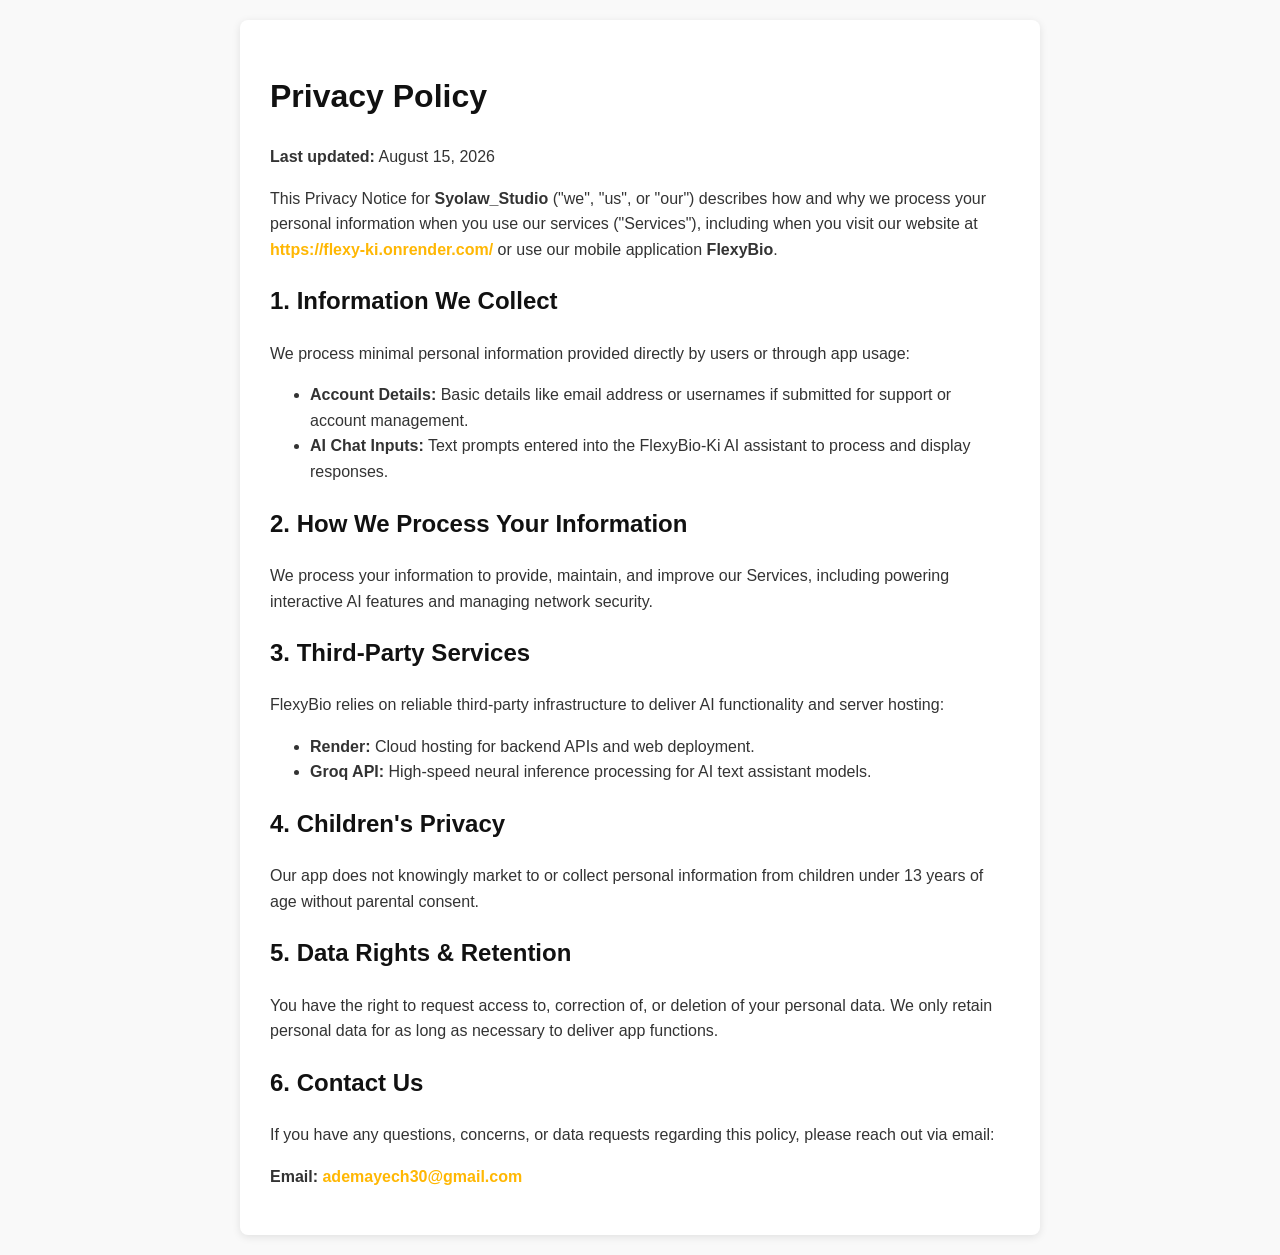
<file: privacy.html>
<!DOCTYPE html>
<html lang="en">
<head>
  <meta charset="UTF-8">
  <meta name="viewport" content="width=device-width, initial-scale=1.0">
  <title>Privacy Policy - FlexyBio</title>
  <style>
    body {
      font-family: Arial, sans-serif;
      line-height: 1.6;
      color: #333;
      max-width: 800px;
      margin: 0 auto;
      padding: 20px;
      background-color: #f9f9f9;
    }
    .container {
      background: #ffffff;
      padding: 30px;
      border-radius: 8px;
      box-shadow: 0 2px 8px rgba(0,0,0,0.1);
    }
    h1, h2, h3 { color: #111; }
    a { color: #ffb703; font-weight: bold; text-decoration: none; }
    a:hover { text-decoration: underline; }
    ul { margin-bottom: 20px; }
  </style>
</head>
<body>
  <div class="container">
    <h1>Privacy Policy</h1>
    <p><strong>Last updated:</strong> August 15, 2026</p>

    <p>This Privacy Notice for <strong>Syolaw_Studio</strong> ("we", "us", or "our") describes how and why we process your personal information when you use our services ("Services"), including when you visit our website at <a href="https://flexy-ki.onrender.com/" target="_blank">https://flexy-ki.onrender.com/</a> or use our mobile application <strong>FlexyBio</strong>.</p>

    <h2>1. Information We Collect</h2>
    <p>We process minimal personal information provided directly by users or through app usage:</p>
    <ul>
      <li><strong>Account Details:</strong> Basic details like email address or usernames if submitted for support or account management.</li>
      <li><strong>AI Chat Inputs:</strong> Text prompts entered into the FlexyBio-Ki AI assistant to process and display responses.</li>
    </ul>

    <h2>2. How We Process Your Information</h2>
    <p>We process your information to provide, maintain, and improve our Services, including powering interactive AI features and managing network security.</p>

    <h2>3. Third-Party Services</h2>
    <p>FlexyBio relies on reliable third-party infrastructure to deliver AI functionality and server hosting:</p>
    <ul>
      <li><strong>Render:</strong> Cloud hosting for backend APIs and web deployment.</li>
      <li><strong>Groq API:</strong> High-speed neural inference processing for AI text assistant models.</li>
    </ul>

    <h2>4. Children's Privacy</h2>
    <p>Our app does not knowingly market to or collect personal information from children under 13 years of age without parental consent.</p>

    <h2>5. Data Rights & Retention</h2>
    <p>You have the right to request access to, correction of, or deletion of your personal data. We only retain personal data for as long as necessary to deliver app functions.</p>

    <h2>6. Contact Us</h2>
    <p>If you have any questions, concerns, or data requests regarding this policy, please reach out via email:</p>
    <p><strong>Email:</strong> <a href="mailto:ademayech30@gmail.com">ademayech30@gmail.com</a></p>
  </div>
</body>
</html>
</file>
